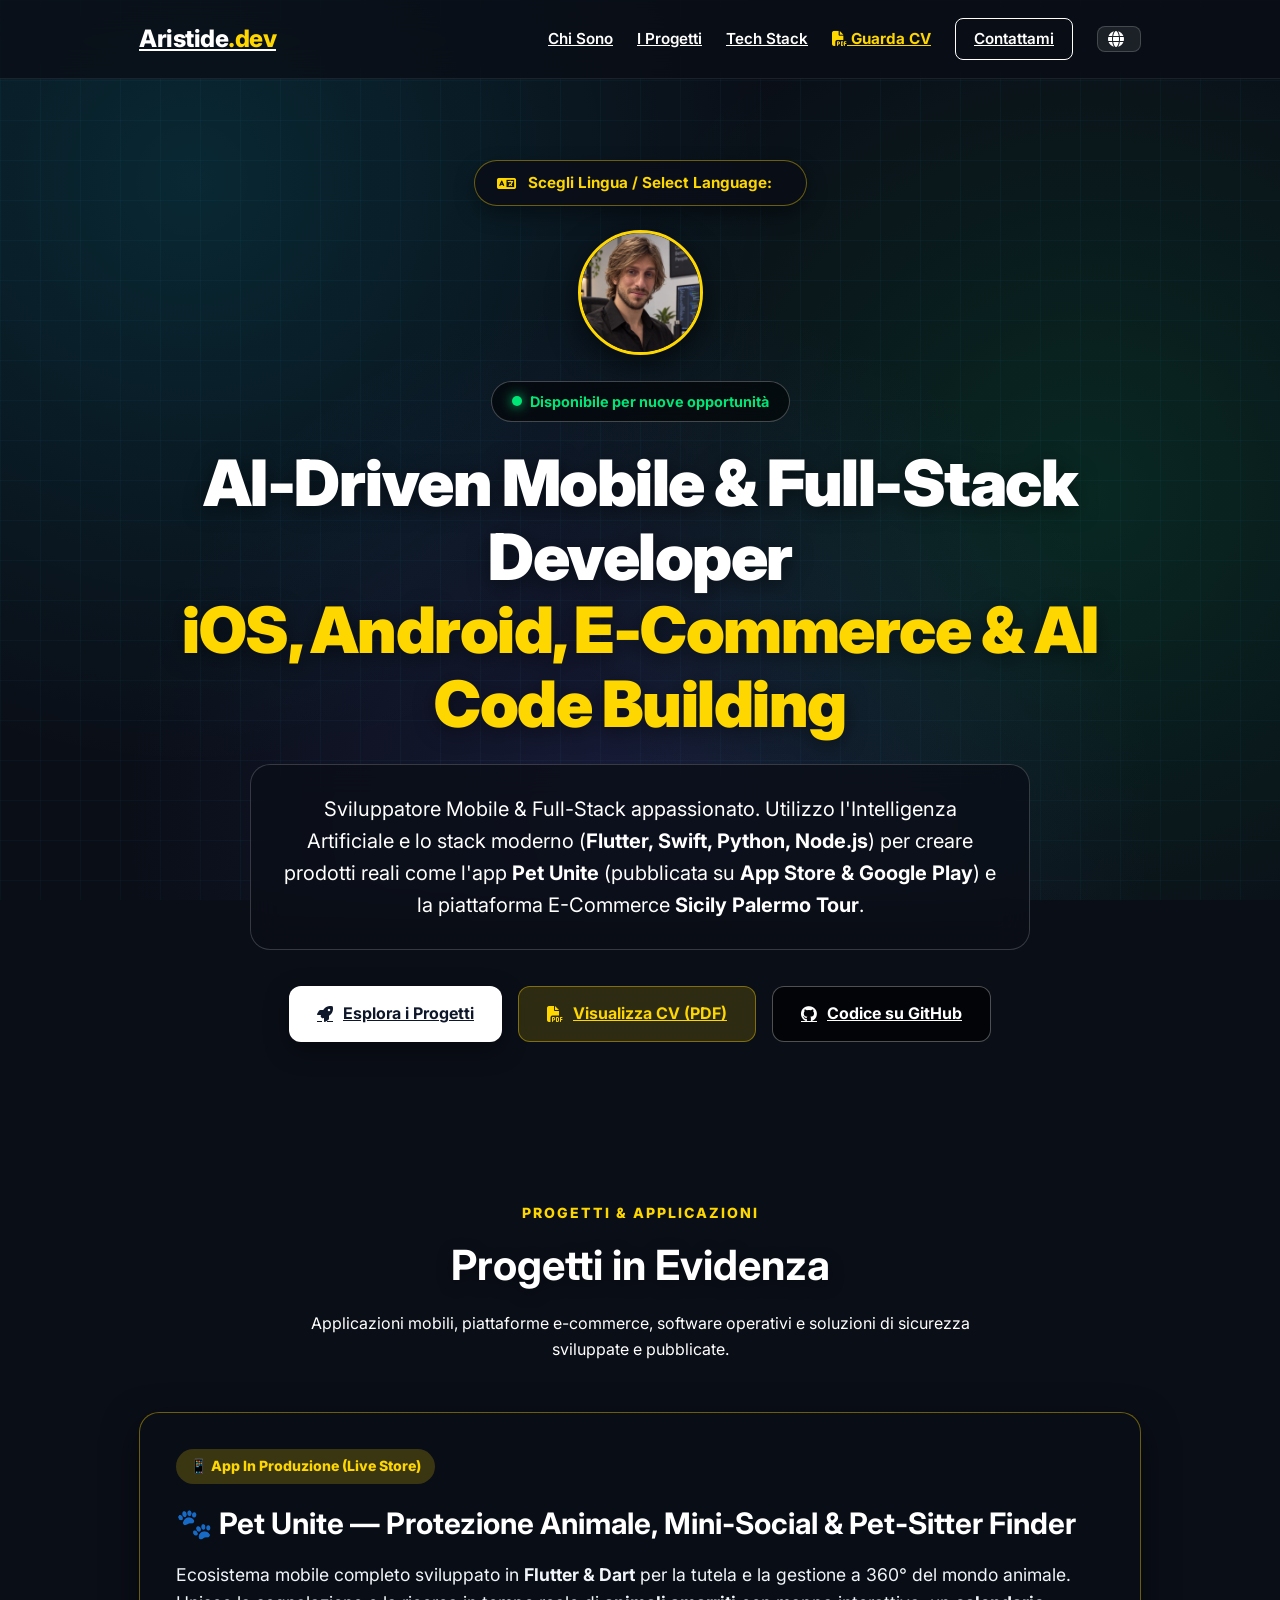
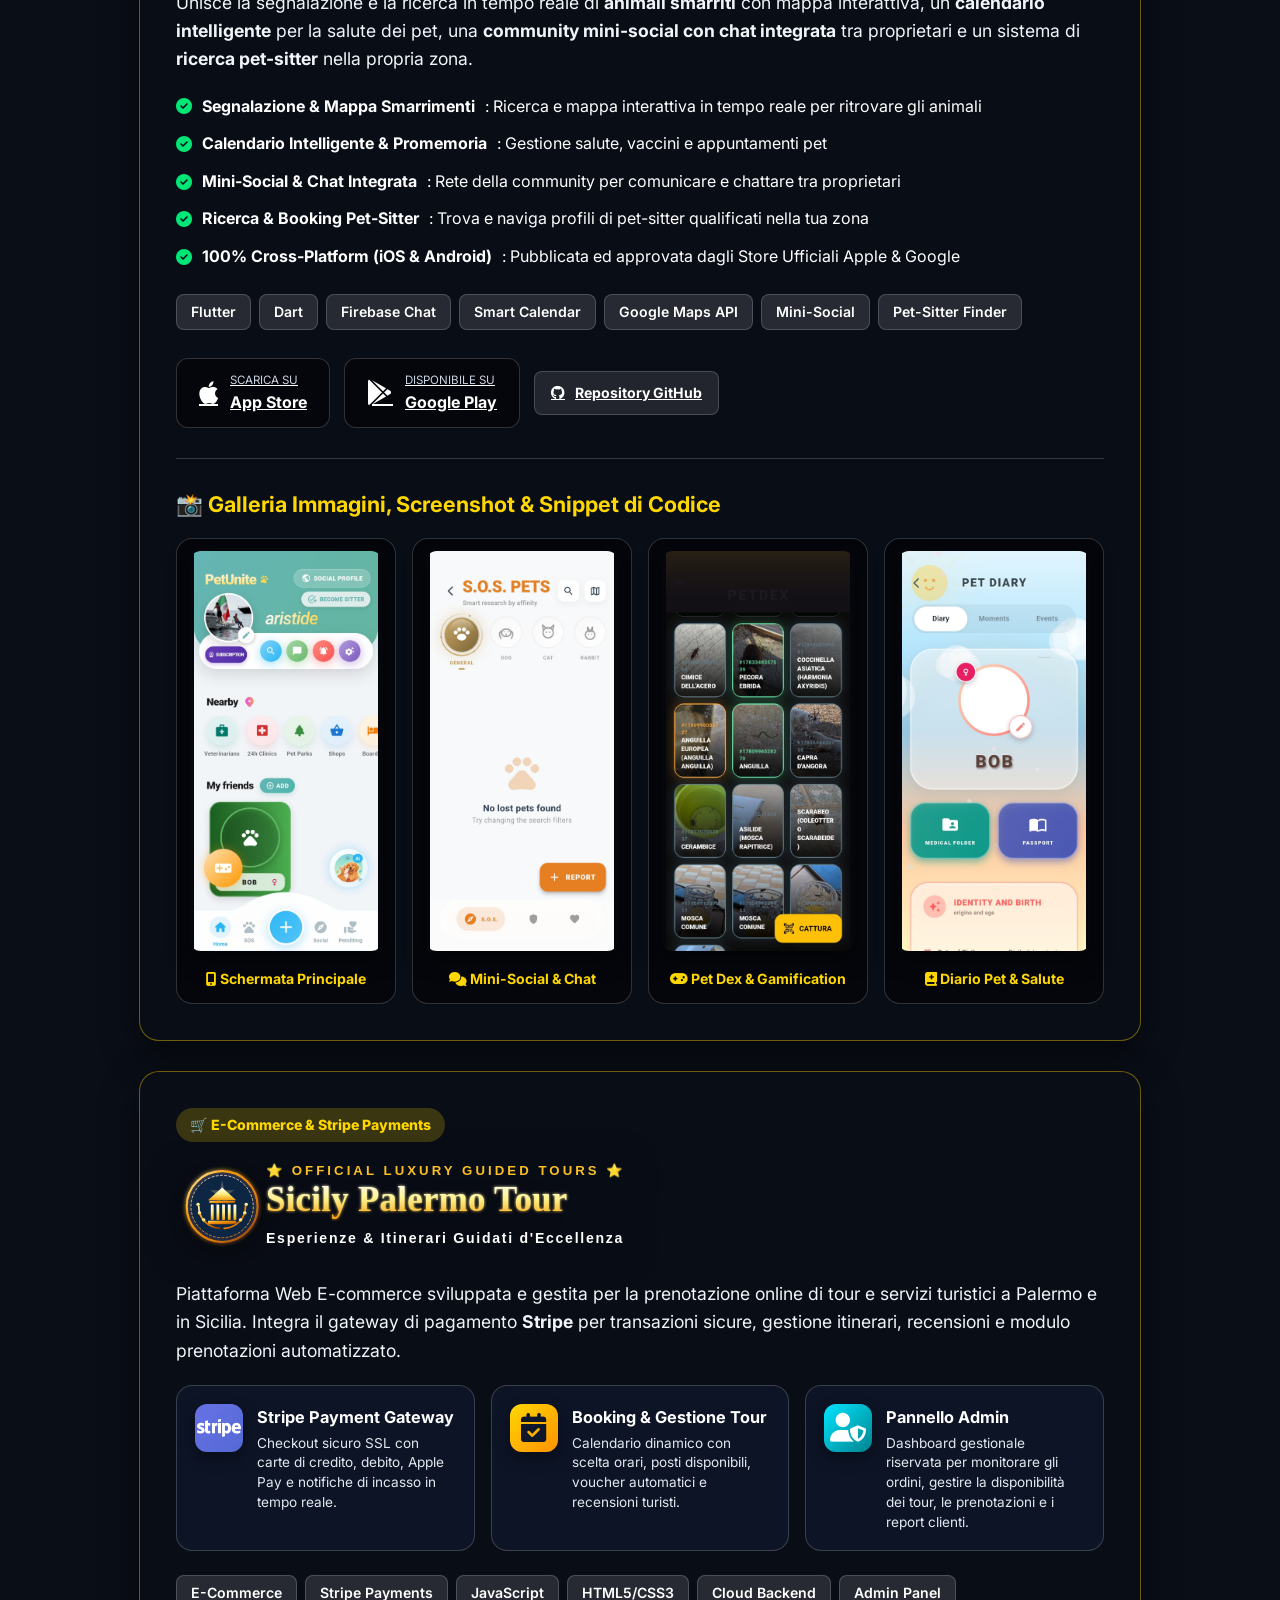
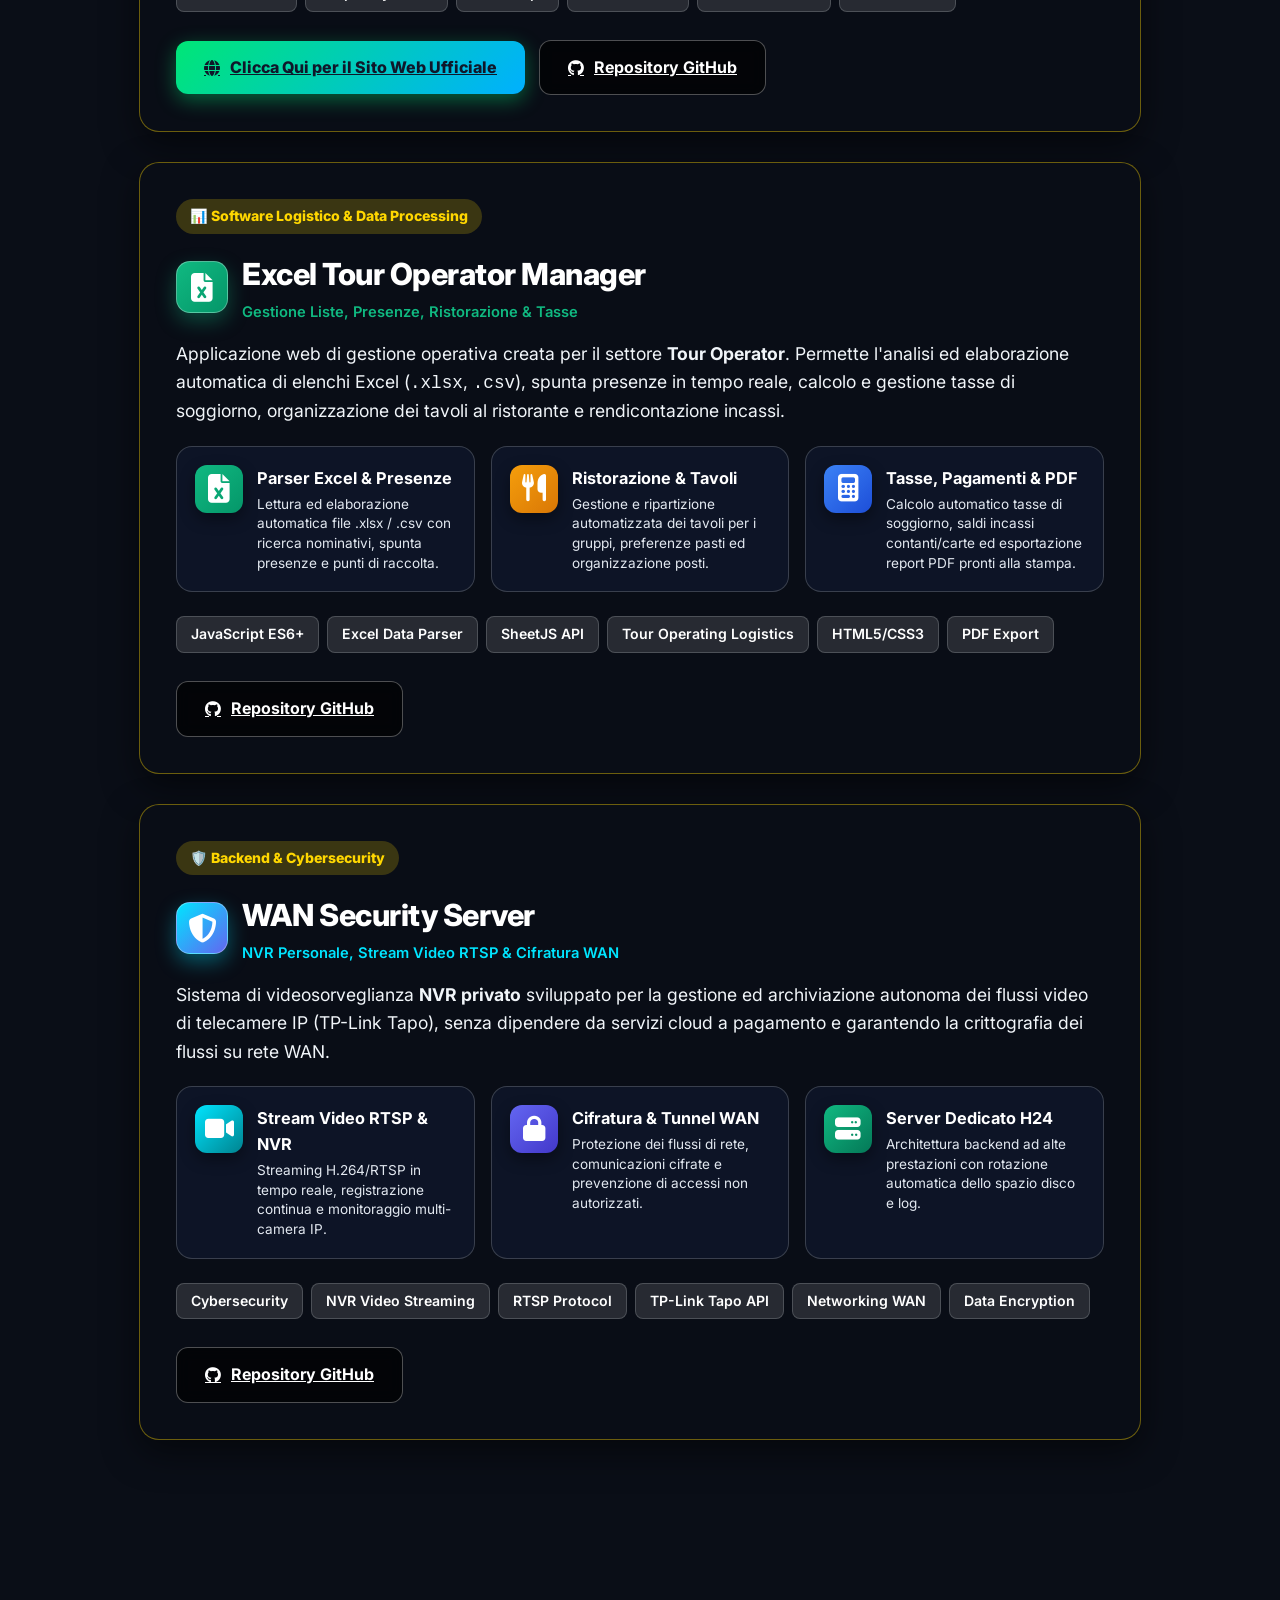
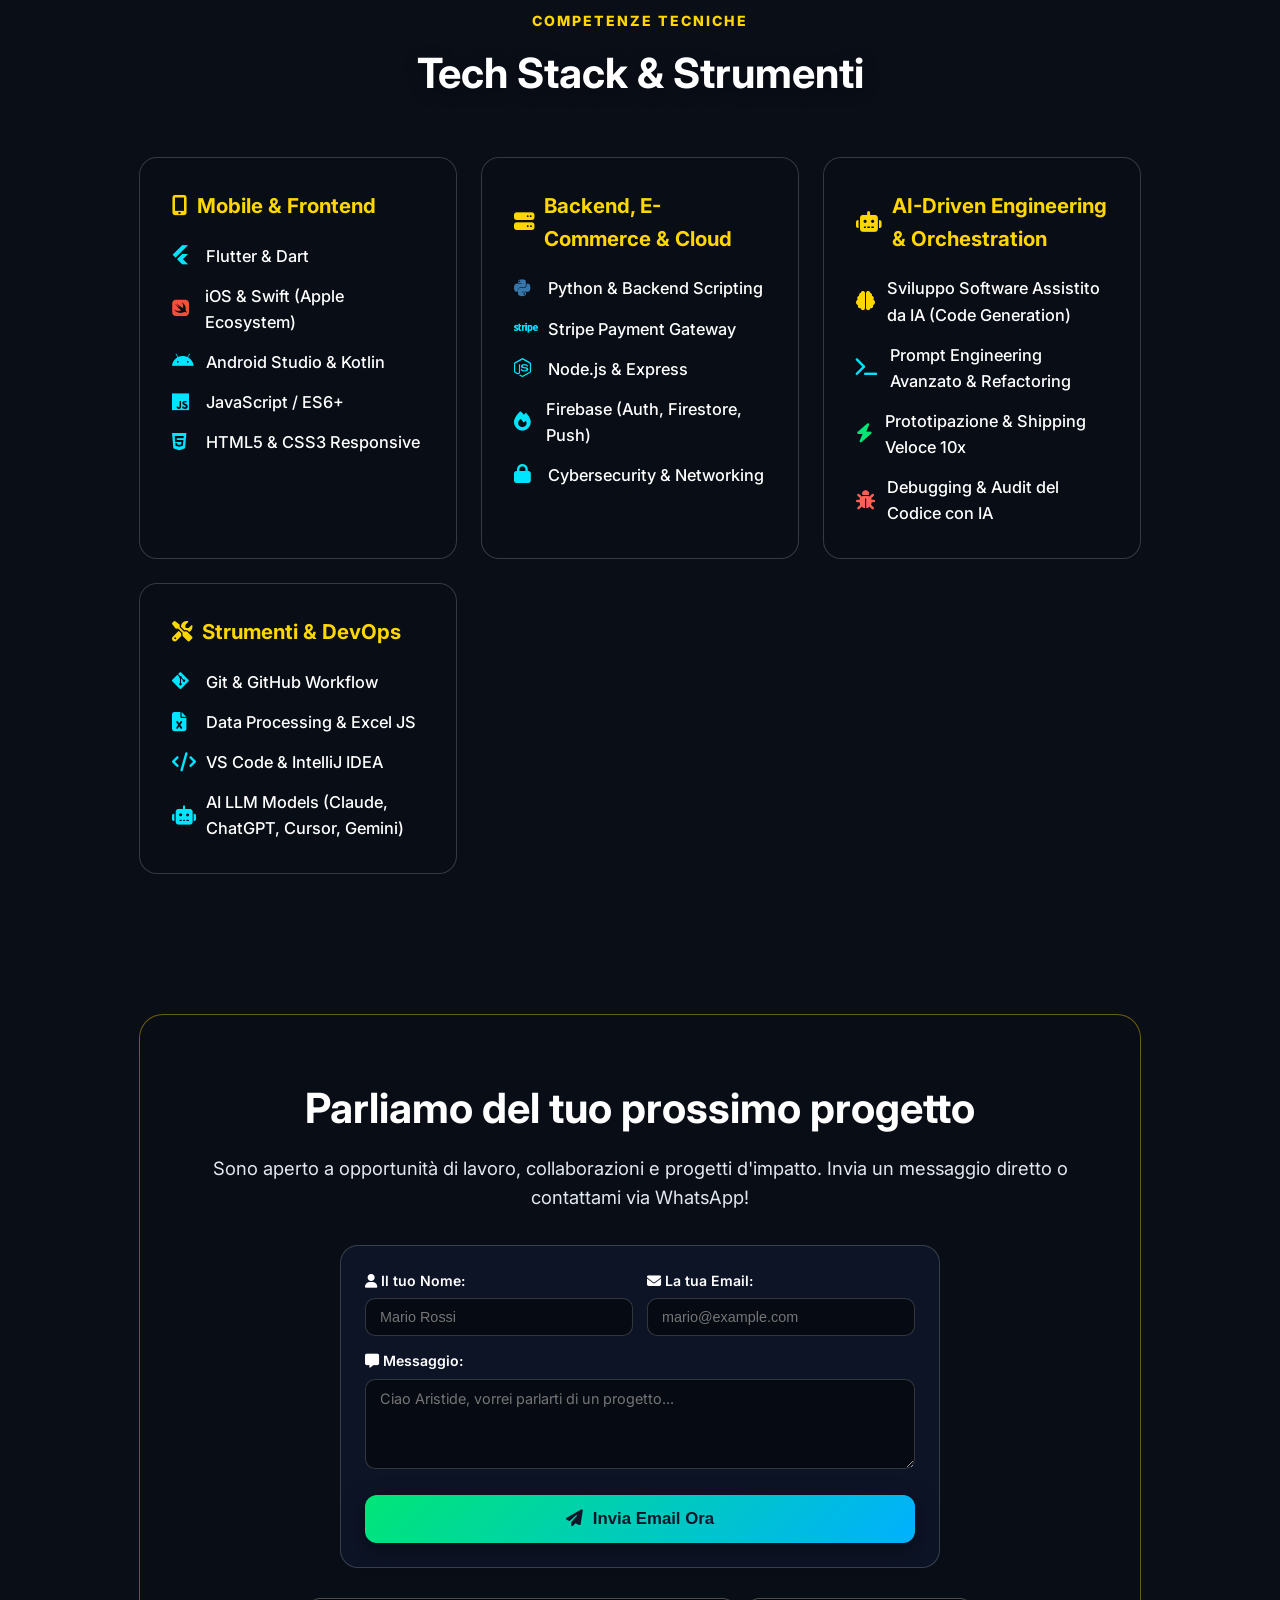
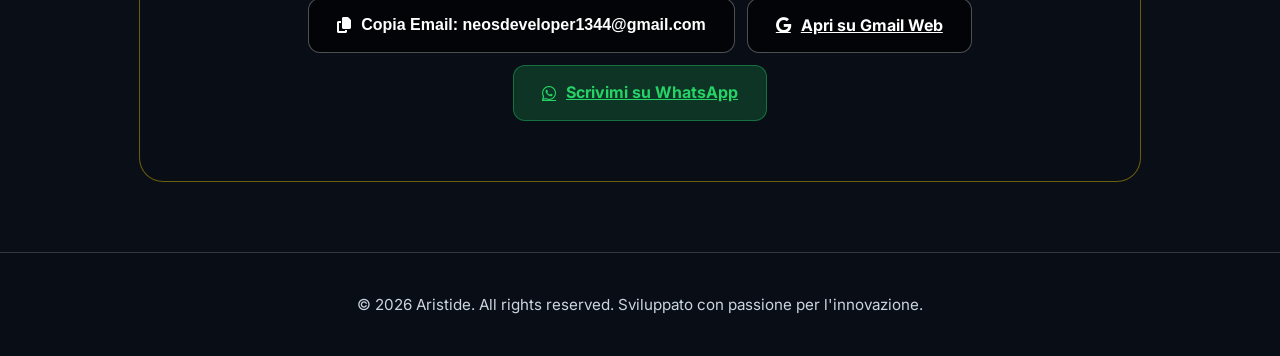
<file: index.html>
<!DOCTYPE html>
<html lang="it">
<head>
    <meta charset="UTF-8">
    <meta name="viewport" content="width=device-width, initial-scale=1.0">
    <title>Aristide | Mobile & Full-Stack Developer</title>
    <meta name="description" content="Portfolio di Aristide - Mobile & Full-Stack Developer specializzato in Flutter, Android, iOS, E-Commerce Stripe, Excel Logistics & Cybersecurity.">
    <link rel="stylesheet" href="style.css">
    <link rel="preconnect" href="https://fonts.googleapis.com">
    <link rel="preconnect" href="https://fonts.gstatic.com" crossorigin>
    <link href="https://fonts.googleapis.com/css2?family=Inter:wght@300;400;600;700;800&display=swap" rel="stylesheet">
    <link rel="stylesheet" href="https://cdnjs.cloudflare.com/ajax/libs/font-awesome/6.4.0/css/all.min.css">
</head>
<body>

    <!-- Background Animated Canvas & Grid Overlay -->
    <div id="bg-animated"></div>
    <div id="bg-grid"></div>

    <!-- Header / Navbar -->
    <header class="navbar">
        <div class="container nav-container">
            <a href="#" class="logo">Aristide<span class="dot">.dev</span></a>
            <nav class="nav-links">
                <a href="#about">Chi Sono</a>
                <a href="#showcase">I Progetti</a>
                <a href="#stack">Tech Stack</a>
                <a href="cv.html" target="_blank" style="color: var(--accent-yellow); font-weight: 700;"><i class="fas fa-file-pdf"></i> Guarda CV</a>
                <a href="#contact" class="btn btn-outline">Contattami</a>
                <!-- Google Translate Dropdown nella Navbar -->
                <div class="lang-nav-box">
                    <i class="fas fa-globe"></i>
                    <div id="google_translate_element_nav"></div>
                </div>
            </nav>
        </div>
    </header>

    <!-- Hero Section / Chi Sono -->
    <section id="about" class="hero">
        <div class="container hero-container">

            <!-- Banner Seleziona Lingua / Language Selector -->
            <div class="lang-welcome-box">
                <i class="fas fa-language"></i>
                <span>Scegli Lingua / Select Language:</span>
                <div id="google_translate_element"></div>
            </div>

            <!-- Profile Avatar Photo -->
            <div style="margin-bottom: 18px;">
                <img src="img/profile.jpg" alt="Antonio Scagnetti" style="width: 125px; height: 125px; border-radius: 50%; object-fit: cover; object-position: top center; border: 3px solid var(--accent-yellow); box-shadow: 0 10px 30px rgba(0, 0, 0, 0.6);">
            </div>

            <div class="hero-badge">
                <span class="status-dot"></span> Disponibile per nuove opportunità
            </div>

            <h1 class="hero-title">
                AI-Driven Mobile & Full-Stack Developer <br>
                <span class="gradient-text">iOS, Android, E-Commerce & AI Code Building</span>
            </h1>
            <p class="hero-subtitle">
                Sviluppatore Mobile & Full-Stack appassionato. Utilizzo l'Intelligenza Artificiale e lo stack moderno (<strong>Flutter, Swift, Python, Node.js</strong>) per creare prodotti reali come l'app <strong>Pet Unite</strong> (pubblicata su <strong>App Store & Google Play</strong>) e la piattaforma E-Commerce <strong>Sicily Palermo Tour</strong>.
            </p>
            <div class="hero-actions">
                <a href="#showcase" class="btn btn-primary"><i class="fas fa-rocket"></i> Esplora i Progetti</a>
                <a href="cv.html" target="_blank" class="btn btn-secondary" style="background: rgba(255, 215, 0, 0.15); border-color: rgba(255, 215, 0, 0.4); color: var(--accent-yellow);"><i class="fas fa-file-pdf"></i> Visualizza CV (PDF)</a>
                <a href="https://github.com/aristide-dev-web" target="_blank" class="btn btn-secondary"><i class="fab fa-github"></i> Codice su GitHub</a>
            </div>
        </div>
    </section>

    <!-- Showcase Section (I Miei Progetti) -->
    <section id="showcase" class="section showcase-section">
        <div class="container">
            <div class="section-header">
                <span class="section-tag">PROGETTI & APPLICAZIONI</span>
                <h2>Progetti in Evidenza</h2>
                <p>Applicazioni mobili, piattaforme e-commerce, software operativi e soluzioni di sicurezza sviluppate e pubblicate.</p>
            </div>

            <!-- Card 1: Pet Unite -->
            <div class="project-card featured-card">
                <div class="project-badge">📱 App In Produzione (Live Store)</div>
                <div class="project-content">
                    <div class="project-text">
                        <h3>🐾 Pet Unite — Protezione Animale, Mini-Social & Pet-Sitter Finder</h3>
                        <p class="project-description">
                            Ecosistema mobile completo sviluppato in <strong>Flutter & Dart</strong> per la tutela e la gestione a 360° del mondo animale. Unisce la segnalazione e la ricerca in tempo reale di <strong>animali smarriti</strong> con mappa interattiva, un <strong>calendario intelligente</strong> per la salute dei pet, una <strong>community mini-social con chat integrata</strong> tra proprietari e un sistema di <strong>ricerca pet-sitter</strong> nella propria zona.
                        </p>

                        <div class="project-highlights">
                            <div class="highlight-item"><i class="fas fa-check-circle"></i> <strong>Segnalazione & Mappa Smarrimenti</strong>: Ricerca e mappa interattiva in tempo reale per ritrovare gli animali</div>
                            <div class="highlight-item"><i class="fas fa-check-circle"></i> <strong>Calendario Intelligente & Promemoria</strong>: Gestione salute, vaccini e appuntamenti pet</div>
                            <div class="highlight-item"><i class="fas fa-check-circle"></i> <strong>Mini-Social & Chat Integrata</strong>: Rete della community per comunicare e chattare tra proprietari</div>
                            <div class="highlight-item"><i class="fas fa-check-circle"></i> <strong>Ricerca & Booking Pet-Sitter</strong>: Trova e naviga profili di pet-sitter qualificati nella tua zona</div>
                            <div class="highlight-item"><i class="fas fa-check-circle"></i> <strong>100% Cross-Platform (iOS & Android)</strong>: Pubblicata ed approvata dagli Store Ufficiali Apple & Google</div>
                        </div>

                        <div class="tech-pills">
                            <span>Flutter</span>
                            <span>Dart</span>
                            <span>Firebase Chat</span>
                            <span>Smart Calendar</span>
                            <span>Google Maps API</span>
                            <span>Mini-Social</span>
                            <span>Pet-Sitter Finder</span>
                        </div>

                        <div class="store-buttons" style="margin-bottom: 30px;">
                            <a href="https://apps.apple.com/it/app/petunite/id6768807586" target="_blank" class="store-btn">
                                <i class="fab fa-apple"></i>
                                <div>
                                    <small>Scarica su</small>
                                    <strong>App Store</strong>
                                </div>
                            </a>
                            <a href="https://play.google.com/store/apps/details?id=com.petping.app" target="_blank" class="store-btn">
                                <i class="fab fa-google-play"></i>
                                <div>
                                    <small>Disponibile su</small>
                                    <strong>Google Play</strong>
                                </div>
                            </a>
                            <a href="https://github.com/aristide-dev-web/Pet-unite" target="_blank" class="btn btn-outline-sm">
                                <i class="fab fa-github"></i> Repository GitHub
                            </a>
                        </div>

                        <!-- Sezione Galleria Immagini & Code Snippets Diretta -->
                        <div class="media-section" style="border-top: 1px solid var(--border-color); padding-top: 28px; margin-top: 20px;">
                            <h4 style="font-size: 1.35rem; color: var(--accent-yellow); margin-bottom: 16px;">
                                📸 Galleria Immagini, Screenshot & Snippet di Codice
                            </h4>

                            <!-- Container per Immagini e Codice di Pet Unite -->
                            <div id="pet-unite-media" class="media-container" style="display: flex; flex-direction: column; gap: 20px;">

                                <!-- Galleria Screenshot Reali dell'App Mobile (Schermata Principale, Mini-Social, Pet Dex, Diario Pet) -->
                                <div class="screenshots-gallery" style="display: grid; grid-template-columns: repeat(auto-fit, minmax(200px, 1fr)); gap: 16px;">
                                    <div class="screenshot-card" style="background: rgba(0,0,0,0.5); border: 1px solid var(--border-color); border-radius: 16px; padding: 12px; text-align: center;">
                                        <img src="img/screen_home.jpg" alt="Pet Unite Schermata Principale" style="width: 100%; max-height: 400px; border-radius: 12px; object-fit: contain; box-shadow: 0 8px 20px rgba(0,0,0,0.5);">
                                        <p style="font-size: 0.88rem; color: var(--accent-yellow); margin-top: 10px; font-weight: 700;"><i class="fas fa-mobile-alt"></i> Schermata Principale</p>
                                    </div>
                                    <div class="screenshot-card" style="background: rgba(0,0,0,0.5); border: 1px solid var(--border-color); border-radius: 16px; padding: 12px; text-align: center;">
                                        <img src="img/screen_diario.jpg" alt="Pet Unite Mini-Social" style="width: 100%; max-height: 400px; border-radius: 12px; object-fit: contain; box-shadow: 0 8px 20px rgba(0,0,0,0.5);">
                                        <p style="font-size: 0.88rem; color: var(--accent-yellow); margin-top: 10px; font-weight: 700;"><i class="fas fa-comments"></i> Mini-Social & Chat</p>
                                    </div>
                                    <div class="screenshot-card" style="background: rgba(0,0,0,0.5); border: 1px solid var(--border-color); border-radius: 16px; padding: 12px; text-align: center;">
                                        <img src="img/screen_petdex.jpg" alt="Pet Unite Pet Dex" style="width: 100%; max-height: 400px; border-radius: 12px; object-fit: contain; box-shadow: 0 8px 20px rgba(0,0,0,0.5);">
                                        <p style="font-size: 0.88rem; color: var(--accent-yellow); margin-top: 10px; font-weight: 700;"><i class="fas fa-gamepad"></i> Pet Dex & Gamification</p>
                                    </div>
                                    <div class="screenshot-card" style="background: rgba(0,0,0,0.5); border: 1px solid var(--border-color); border-radius: 16px; padding: 12px; text-align: center;">
                                        <img src="img/screen_social.jpg" alt="Pet Unite Diario Pet" style="width: 100%; max-height: 400px; border-radius: 12px; object-fit: contain; box-shadow: 0 8px 20px rgba(0,0,0,0.5);">
                                        <p style="font-size: 0.88rem; color: var(--accent-yellow); margin-top: 10px; font-weight: 700;"><i class="fas fa-book-medical"></i> Diario Pet & Salute</p>
                                    </div>
                                </div>

                            </div>
                        </div>

                    </div>
                </div>
            </div>

            <!-- Card 2: Sicily Palermo Tour -->
            <div class="project-card featured-card" id="spt-card">
                <div class="project-badge">🛒 E-Commerce & Stripe Payments</div>
                <div class="project-content">
                    <div class="project-text">
                        <!-- Official Sicily Palermo Tour Logo -->
                        <div class="spt-official-logo-box" style="margin-bottom: 20px;">
                            <img src="img/spt_logo.svg" alt="Sicily Palermo Tour Logo Ufficiale" style="max-width: 480px; width: 100%; height: auto; display: block; filter: drop-shadow(0 6px 20px rgba(0,0,0,0.6));">
                        </div>
                        <p class="project-description">
                            Piattaforma Web E-commerce sviluppata e gestita per la prenotazione online di tour e servizi turistici a Palermo e in Sicilia. Integra il gateway di pagamento <strong>Stripe</strong> per transazioni sicure, gestione itinerari, recensioni e modulo prenotazioni automatizzato.
                        </p>

                        <!-- Quadrati delle Funzionalità Visive (al posto delle tre spunte verdi) -->
                        <div class="spt-feature-squares-grid">
                            <!-- Quadrato 1: Stripe Payments & Carte -->
                            <div class="feature-square">
                                <div class="square-icon-box stripe-gradient">
                                    <i class="fab fa-stripe" style="font-size: 2.2rem; color: #FFFFFF;"></i>
                                </div>
                                <div class="square-content">
                                    <h4>Stripe Payment Gateway</h4>
                                    <p>Checkout sicuro SSL con carte di credito, debito, Apple Pay e notifiche di incasso in tempo reale.</p>
                                </div>
                            </div>

                            <!-- Quadrato 2: Booking & Gestione Tour -->
                            <div class="feature-square">
                                <div class="square-icon-box booking-gradient">
                                    <i class="fas fa-calendar-check" style="font-size: 1.8rem; color: #0F172A;"></i>
                                </div>
                                <div class="square-content">
                                    <h4>Booking & Gestione Tour</h4>
                                    <p>Calendario dinamico con scelta orari, posti disponibili, voucher automatici e recensioni turisti.</p>
                                </div>
                            </div>

                            <!-- Quadrato 3: Pannello Admin -->
                            <div class="feature-square">
                                <div class="square-icon-box admin-gradient">
                                    <i class="fas fa-user-shield" style="font-size: 1.8rem; color: #FFFFFF;"></i>
                                </div>
                                <div class="square-content">
                                    <h4>Pannello Admin</h4>
                                    <p>Dashboard gestionale riservata per monitorare gli ordini, gestire la disponibilità dei tour, le prenotazioni e i report clienti.</p>
                                </div>
                            </div>
                        </div>

                        <div class="tech-pills">
                            <span>E-Commerce</span>
                            <span>Stripe Payments</span>
                            <span>JavaScript</span>
                            <span>HTML5/CSS3</span>
                            <span>Cloud Backend</span>
                            <span>Admin Panel</span>
                        </div>

                        <!-- Bottoni di Azione (Sito Live & GitHub) -->
                        <div class="store-buttons">
                            <a href="https://sicilypalermotours.com/" target="_blank" class="btn btn-primary pulse-site-btn">
                                <i class="fas fa-globe"></i> Clicca Qui per il Sito Web Ufficiale
                            </a>
                            <a href="https://github.com/aristide-dev-web/sicily-palermo-tour" target="_blank" class="btn btn-secondary">
                                <i class="fab fa-github"></i> Repository GitHub
                            </a>
                        </div>

                    </div>
                </div>
            </div>

            <!-- Card 3: Excel Tour Operator Manager -->
            <div class="project-card featured-card">
                <div class="project-badge">📊 Software Logistico & Data Processing</div>
                <div class="project-content">
                    <div class="project-text">
                        <!-- Brand Header con Logo Icona Excel -->
                        <div class="spt-brand-logo-container" style="display: flex; align-items: center; gap: 14px; margin-bottom: 16px; flex-wrap: wrap;">
                            <div class="spt-logo-badge" style="width: 52px; height: 52px; background: linear-gradient(135deg, #10B981, #059669); border-radius: 14px; display: flex; align-items: center; justify-content: center; box-shadow: 0 8px 20px rgba(16, 185, 129, 0.35); flex-shrink: 0; border: 1px solid rgba(255, 255, 255, 0.3);">
                                <i class="fas fa-file-excel" style="font-size: 1.8rem; color: #FFFFFF;"></i>
                            </div>
                            <div>
                                <h3 style="font-size: 1.9rem; font-weight: 800; color: #FFFFFF; margin: 0; letter-spacing: -0.5px;">Excel Tour Operator Manager</h3>
                                <span style="font-size: 0.92rem; color: #10B981; font-weight: 600;">Gestione Liste, Presenze, Ristorazione & Tasse</span>
                            </div>
                        </div>

                        <p class="project-description">
                            Applicazione web di gestione operativa creata per il settore <strong>Tour Operator</strong>. Permette l'analisi ed elaborazione automatica di elenchi Excel (<code>.xlsx</code>, <code>.csv</code>), spunta presenze in tempo reale, calcolo e gestione tasse di soggiorno, organizzazione dei tavoli al ristorante e rendicontazione incassi.
                        </p>

                        <!-- Quadrati delle Funzionalità Visive -->
                        <div class="spt-feature-squares-grid">
                            <!-- Quadrato 1: Parser Excel & Presenze -->
                            <div class="feature-square">
                                <div class="square-icon-box excel-gradient">
                                    <i class="fas fa-file-excel" style="font-size: 1.8rem; color: #FFFFFF;"></i>
                                </div>
                                <div class="square-content">
                                    <h4>Parser Excel & Presenze</h4>
                                    <p>Lettura ed elaborazione automatica file .xlsx / .csv con ricerca nominativi, spunta presenze e punti di raccolta.</p>
                                </div>
                            </div>

                            <!-- Quadrato 2: Ristorazione & Tavoli -->
                            <div class="feature-square">
                                <div class="square-icon-box restaurant-gradient">
                                    <i class="fas fa-utensils" style="font-size: 1.7rem; color: #FFFFFF;"></i>
                                </div>
                                <div class="square-content">
                                    <h4>Ristorazione & Tavoli</h4>
                                    <p>Gestione e ripartizione automatizzata dei tavoli per i gruppi, preferenze pasti ed organizzazione posti.</p>
                                </div>
                            </div>

                            <!-- Quadrato 3: Tasse, Pagamenti & PDF -->
                            <div class="feature-square">
                                <div class="square-icon-box tax-gradient">
                                    <i class="fas fa-calculator" style="font-size: 1.7rem; color: #FFFFFF;"></i>
                                </div>
                                <div class="square-content">
                                    <h4>Tasse, Pagamenti & PDF</h4>
                                    <p>Calcolo automatico tasse di soggiorno, saldi incassi contanti/carte ed esportazione report PDF pronti alla stampa.</p>
                                </div>
                            </div>
                        </div>

                        <div class="tech-pills">
                            <span>JavaScript ES6+</span>
                            <span>Excel Data Parser</span>
                            <span>SheetJS API</span>
                            <span>Tour Operating Logistics</span>
                            <span>HTML5/CSS3</span>
                            <span>PDF Export</span>
                        </div>

                        <div class="store-buttons">
                            <a href="https://github.com/cqfp1310-cyber/excell-app" target="_blank" class="btn btn-secondary">
                                <i class="fab fa-github"></i> Repository GitHub
                            </a>
                        </div>
                    </div>
                </div>
            </div>

            <!-- Card 4: WAN Security Server -->
            <div class="project-card featured-card">
                <div class="project-badge">🛡️ Backend & Cybersecurity</div>
                <div class="project-content">
                    <div class="project-text">
                        <!-- Brand Header con Logo Icona Security -->
                        <div class="spt-brand-logo-container" style="display: flex; align-items: center; gap: 14px; margin-bottom: 16px; flex-wrap: wrap;">
                            <div class="spt-logo-badge" style="width: 52px; height: 52px; background: linear-gradient(135deg, #00E5FF, #6366F1); border-radius: 14px; display: flex; align-items: center; justify-content: center; box-shadow: 0 8px 20px rgba(0, 229, 255, 0.35); flex-shrink: 0; border: 1px solid rgba(255, 255, 255, 0.3);">
                                <i class="fas fa-shield-alt" style="font-size: 1.8rem; color: #FFFFFF;"></i>
                            </div>
                            <div>
                                <h3 style="font-size: 1.9rem; font-weight: 800; color: #FFFFFF; margin: 0; letter-spacing: -0.5px;">WAN Security Server</h3>
                                <span style="font-size: 0.92rem; color: #00E5FF; font-weight: 600;">NVR Personale, Stream Video RTSP & Cifratura WAN</span>
                            </div>
                        </div>

                        <p class="project-description">
                            Sistema di videosorveglianza <strong>NVR privato</strong> sviluppato per la gestione ed archiviazione autonoma dei flussi video di telecamere IP (TP-Link Tapo), senza dipendere da servizi cloud a pagamento e garantendo la crittografia dei flussi su rete WAN.
                        </p>

                        <!-- Quadrati delle Funzionalità Visive -->
                        <div class="spt-feature-squares-grid">
                            <!-- Quadrato 1: Gestione Flussi Video NVR -->
                            <div class="feature-square">
                                <div class="square-icon-box security-cyan-gradient">
                                    <i class="fas fa-video" style="font-size: 1.6rem; color: #FFFFFF;"></i>
                                </div>
                                <div class="square-content">
                                    <h4>Stream Video RTSP & NVR</h4>
                                    <p>Streaming H.264/RTSP in tempo reale, registrazione continua e monitoraggio multi-camera IP.</p>
                                </div>
                            </div>

                            <!-- Quadrato 2: Cifratura & Sicurezza WAN -->
                            <div class="feature-square">
                                <div class="square-icon-box encryption-shield-gradient">
                                    <i class="fas fa-lock" style="font-size: 1.6rem; color: #FFFFFF;"></i>
                                </div>
                                <div class="square-content">
                                    <h4>Cifratura & Tunnel WAN</h4>
                                    <p>Protezione dei flussi di rete, comunicazioni cifrate e prevenzione di accessi non autorizzati.</p>
                                </div>
                            </div>

                            <!-- Quadrato 3: Server Dedicato H24 -->
                            <div class="feature-square">
                                <div class="square-icon-box server-terminal-gradient">
                                    <i class="fas fa-server" style="font-size: 1.6rem; color: #FFFFFF;"></i>
                                </div>
                                <div class="square-content">
                                    <h4>Server Dedicato H24</h4>
                                    <p>Architettura backend ad alte prestazioni con rotazione automatica dello spazio disco e log.</p>
                                </div>
                            </div>
                        </div>

                        <div class="tech-pills">
                            <span>Cybersecurity</span>
                            <span>NVR Video Streaming</span>
                            <span>RTSP Protocol</span>
                            <span>TP-Link Tapo API</span>
                            <span>Networking WAN</span>
                            <span>Data Encryption</span>
                        </div>

                        <div class="store-buttons">
                            <a href="https://github.com/aristide-dev-web/wan-security-server" target="_blank" class="btn btn-secondary">
                                <i class="fab fa-github"></i> Repository GitHub
                            </a>
                        </div>
                    </div>
                </div>
            </div>

        </div>
    </section>

    <!-- Tech Stack Section -->
    <section id="stack" class="section stack-section">
        <div class="container">
            <div class="section-header">
                <span class="section-tag">Competenze Tecniche</span>
                <h2>Tech Stack & Strumenti</h2>
            </div>

            <div class="stack-grid">
                <div class="stack-category">
                    <h4><i class="fas fa-mobile-alt"></i> Mobile & Frontend</h4>
                    <ul>
                        <li><i class="fab fa-flutter"></i> Flutter & Dart</li>
                        <li><i class="fab fa-swift" style="color: #F05138;"></i> iOS & Swift (Apple Ecosystem)</li>
                        <li><i class="fab fa-android"></i> Android Studio & Kotlin</li>
                        <li><i class="fab fa-js"></i> JavaScript / ES6+</li>
                        <li><i class="fab fa-html5"></i> HTML5 & CSS3 Responsive</li>
                    </ul>
                </div>

                <div class="stack-category">
                    <h4><i class="fas fa-server"></i> Backend, E-Commerce & Cloud</h4>
                    <ul>
                        <li><i class="fab fa-python" style="color: #3776AB;"></i> Python & Backend Scripting</li>
                        <li><i class="fab fa-stripe"></i> Stripe Payment Gateway</li>
                        <li><i class="fab fa-node-js"></i> Node.js & Express</li>
                        <li><i class="fas fa-fire"></i> Firebase (Auth, Firestore, Push)</li>
                        <li><i class="fas fa-lock"></i> Cybersecurity & Networking</li>
                    </ul>
                </div>

                <div class="stack-category">
                    <h4><i class="fas fa-robot" style="color: var(--accent-yellow);"></i> AI-Driven Engineering & Orchestration</h4>
                    <ul>
                        <li><i class="fas fa-brain" style="color: var(--accent-yellow);"></i> Sviluppo Software Assistito da IA (Code Generation)</li>
                        <li><i class="fas fa-terminal" style="color: var(--accent-cyan);"></i> Prompt Engineering Avanzato & Refactoring</li>
                        <li><i class="fas fa-bolt" style="color: #00E676;"></i> Prototipazione & Shipping Veloce 10x</li>
                        <li><i class="fas fa-bug" style="color: #FF5F56;"></i> Debugging & Audit del Codice con IA</li>
                    </ul>
                </div>

                <div class="stack-category">
                    <h4><i class="fas fa-tools"></i> Strumenti & DevOps</h4>
                    <ul>
                        <li><i class="fab fa-git-alt"></i> Git & GitHub Workflow</li>
                        <li><i class="fas fa-file-excel"></i> Data Processing & Excel JS</li>
                        <li><i class="fas fa-code"></i> VS Code & IntelliJ IDEA</li>
                        <li><i class="fas fa-robot"></i> AI LLM Models (Claude, ChatGPT, Cursor, Gemini)</li>
                    </ul>
                </div>
            </div>
        </div>
    </section>

    <!-- Contact Section -->
    <section id="contact" class="section contact-section">
        <div class="container">
            <div class="contact-box">
                <h2>Parliamo del tuo prossimo progetto</h2>
                <p>Sono aperto a opportunità di lavoro, collaborazioni e progetti d'impatto. Invia un messaggio diretto o contattami via WhatsApp!</p>

                <!-- Form di Contatto Diretto Email -->
                <form action="https://formsubmit.co/neosdeveloper1344@gmail.com" method="POST" class="contact-email-form" style="max-width: 600px; margin: 0 auto 30px; text-align: left; background: rgba(15, 23, 42, 0.85); padding: 24px; border-radius: 18px; border: 1px solid var(--border-color);">
                    <!-- Previene Captcha & Spam Redirect -->
                    <input type="hidden" name="_captcha" value="false">
                    <input type="hidden" name="_subject" value="Nuovo Messaggio dal Portfolio Aristide.dev!">

                    <div style="display: grid; grid-template-columns: repeat(auto-fit, minmax(220px, 1fr)); gap: 14px; margin-bottom: 14px;">
                        <div>
                            <label for="contact-name" style="display: block; font-size: 0.88rem; color: #FFFFFF; font-weight: 600; margin-bottom: 6px;"><i class="fas fa-user"></i> Il tuo Nome:</label>
                            <input type="text" id="contact-name" name="name" class="sim-input" placeholder="Mario Rossi" required>
                        </div>
                        <div>
                            <label for="contact-email" style="display: block; font-size: 0.88rem; color: #FFFFFF; font-weight: 600; margin-bottom: 6px;"><i class="fas fa-envelope"></i> La tua Email:</label>
                            <input type="email" id="contact-email" name="email" class="sim-input" placeholder="mario@example.com" required>
                        </div>
                    </div>

                    <div style="margin-bottom: 18px;">
                        <label for="contact-message" style="display: block; font-size: 0.88rem; color: #FFFFFF; font-weight: 600; margin-bottom: 6px;"><i class="fas fa-comment-alt"></i> Messaggio:</label>
                        <textarea id="contact-message" name="message" class="sim-input" rows="4" placeholder="Ciao Aristide, vorrei parlarti di un progetto..." required style="resize: vertical; font-family: inherit;"></textarea>
                    </div>

                    <button type="submit" class="btn btn-primary" style="width: 100%; justify-content: center; background: linear-gradient(135deg, #00E676, #00B0FF); color: #0F172A; font-weight: 800; border: none; font-size: 1.05rem;">
                        <i class="fas fa-paper-plane"></i> Invia Email Ora
                    </button>
                </form>

                <!-- Azioni Rapide Alternative (Copia Email, Gmail Web, WhatsApp, GitHub) -->
                <div class="contact-buttons" style="flex-wrap: wrap; justify-content: center; gap: 12px;">
                    <button type="button" class="btn btn-secondary" onclick="copyEmailToClipboard()" id="copy-email-btn" title="Clicca per copiare l'indirizzo email">
                        <i class="fas fa-copy"></i> Copia Email: neosdeveloper1344@gmail.com
                    </button>
                    <a href="https://mail.google.com/mail/?view=cm&fs=1&to=neosdeveloper1344@gmail.com" target="_blank" class="btn btn-secondary">
                        <i class="fab fa-google"></i> Apri su Gmail Web
                    </a>
                    <a href="https://wa.me/393339992884" target="_blank" class="btn btn-secondary" style="background: rgba(37, 211, 102, 0.2); border-color: rgba(37, 211, 102, 0.4); color: #25D366;">
                        <i class="fab fa-whatsapp"></i> Scrivimi su WhatsApp
                    </a>
                </div>
            </div>
        </div>
    </section>

    <!-- Footer -->
    <footer class="footer">
        <div class="container">
            <p>&copy; 2026 Aristide. All rights reserved. Sviluppato con passione per l'innovazione.</p>
        </div>
    </footer>

    <!-- Script Google Translate Ufficiale Integrato -->
    <script type="text/javascript">
        function googleTranslateElementInit() {
            new google.translate.TranslateElement({
                pageLanguage: 'it',
                includedLanguages: 'en,it,es,de,fr,ja,zh-CN,ar',
                layout: google.translate.TranslateElement.InlineLayout.SIMPLE,
                autoDisplay: false
            }, 'google_translate_element');

            new google.translate.TranslateElement({
                pageLanguage: 'it',
                includedLanguages: 'en,it,es,de,fr,ja,zh-CN,ar',
                layout: google.translate.TranslateElement.InlineLayout.SIMPLE,
                autoDisplay: false
            }, 'google_translate_element_nav');
        }
    </script>
    <script type="text/javascript" src="//translate.google.com/translate_a/element.js?cb=googleTranslateElementInit"></script>

    <script src="script.js"></script>
</body>
</html>
</file>
<file: style.css>
/* Fixed Animated Light Red & Green Theme - Aristide.dev */
:root {
    --bg-card: rgba(10, 14, 23, 0.88);
    --bg-card-hover: rgba(18, 25, 40, 0.95);
    --text-primary: #FFFFFF;
    --text-secondary: #E2E8F0;
    --accent-yellow: #FFD700;
    --accent-cyan: #00E5FF;
    --border-color: rgba(255, 255, 255, 0.18);
    --font-family: 'Inter', system-ui, -apple-system, sans-serif;
}

* {
    margin: 0;
    padding: 0;
    box-sizing: border-box;
}

html {
    scroll-behavior: smooth;
    font-family: var(--font-family);
    color: var(--text-primary);
}

body {
    line-height: 1.6;
    overflow-x: hidden;
    position: relative;
    min-height: 100vh;
    background-color: #0A0E17;
    top: 0 !important; /* Previene lo spostamento di Google Translate */
}

/* 1. FIXED CYBER BACKGROUND CANVAS (DEEP OBSIDIAN + NEON GLOWS) */
#bg-animated {
    position: fixed;
    top: 0;
    left: 0;
    width: 100vw;
    height: 100vh;
    z-index: -2;
    background-color: #0A0E17;
    background-image:
        radial-gradient(circle at 15% 20%, rgba(0, 229, 255, 0.12) 0%, transparent 45%),
        radial-gradient(circle at 85% 55%, rgba(0, 230, 118, 0.12) 0%, transparent 45%),
        radial-gradient(circle at 50% 90%, rgba(99, 102, 241, 0.15) 0%, transparent 50%);
    pointer-events: none;
}

/* 2. FIXED CYBER MATRIX GRID OVERLAY */
#bg-grid {
    position: fixed;
    top: 0;
    left: 0;
    width: 100vw;
    height: 100vh;
    z-index: -1;
    background-image:
        linear-gradient(rgba(0, 229, 255, 0.04) 1px, transparent 1px),
        linear-gradient(90deg, rgba(0, 229, 255, 0.04) 1px, transparent 1px);
    background-size: 40px 40px;
    pointer-events: none;
}

@keyframes redGreenMove {
    0% {
        background-position: 0% 50%;
    }
    50% {
        background-position: 100% 50%;
    }
    100% {
        background-position: 0% 50%;
    }
}

@keyframes hueRotateRedGreen {
    0% {
        filter: hue-rotate(0deg);
    }
    100% {
        filter: hue-rotate(360deg);
    }
}

.container {
    max-width: 1050px;
    margin: 0 auto;
    padding: 0 24px;
    position: relative;
    z-index: 1;
}

/* Header & Navbar */
.navbar {
    position: fixed;
    top: 0;
    left: 0;
    width: 100%;
    z-index: 1000;
    backdrop-filter: blur(16px);
    background: rgba(10, 14, 23, 0.82);
    border-bottom: 1px solid var(--border-color);
    padding: 18px 0;
}

.nav-container {
    display: flex;
    justify-content: space-between;
    align-items: center;
}

.logo {
    font-size: 1.5rem;
    font-weight: 800;
    letter-spacing: -0.5px;
    color: #FFFFFF;
}

.logo .dot {
    color: var(--accent-yellow);
}

.nav-links {
    display: flex;
    gap: 24px;
    align-items: center;
}

.nav-links a {
    color: #FFFFFF;
    font-size: 0.95rem;
    font-weight: 600;
}

.nav-links a:hover {
    color: var(--accent-yellow);
}

/* Google Translate Widget Styling */
.lang-welcome-box {
    display: inline-flex;
    align-items: center;
    gap: 12px;
    padding: 10px 22px;
    border-radius: 30px;
    background: rgba(10, 14, 23, 0.85);
    border: 1px solid rgba(255, 215, 0, 0.4);
    color: var(--accent-yellow);
    font-size: 0.95rem;
    font-weight: 700;
    margin-bottom: 24px;
    backdrop-filter: blur(12px);
    box-shadow: 0 8px 20px rgba(0, 0, 0, 0.4);
}

.lang-nav-box {
    display: inline-flex;
    align-items: center;
    gap: 6px;
    padding: 4px 10px;
    background: rgba(255, 255, 255, 0.08);
    border: 1px solid var(--border-color);
    border-radius: 8px;
    color: #FFFFFF;
}

.goog-te-gadget {
    font-family: var(--font-family) !important;
    color: transparent !important;
    font-size: 0 !important;
}

.goog-te-gadget .goog-te-combo {
    background: rgba(0, 0, 0, 0.6) !important;
    color: #FFFFFF !important;
    border: 1px solid var(--border-color) !important;
    padding: 6px 12px !important;
    border-radius: 8px !important;
    font-weight: 600 !important;
    font-size: 0.88rem !important;
    cursor: pointer !important;
    outline: none !important;
}

.goog-te-banner-frame.skiptranslate {
    display: none !important;
}

.skiptranslate {
    font-size: 0 !important;
}

.skiptranslate * {
    font-size: 0.88rem !important;
}

/* Hero Section */
.hero {
    padding: 160px 0 90px;
    text-align: center;
}

.hero-badge {
    display: inline-flex;
    align-items: center;
    gap: 8px;
    padding: 8px 20px;
    border-radius: 30px;
    background: rgba(0, 0, 0, 0.55);
    border: 1px solid rgba(255, 255, 255, 0.25);
    color: #00E676;
    font-size: 0.9rem;
    font-weight: 700;
    margin-bottom: 24px;
    backdrop-filter: blur(10px);
}

.status-dot {
    width: 10px;
    height: 10px;
    background-color: #00E676;
    border-radius: 50%;
    box-shadow: 0 0 12px #00E676;
}

.hero-title {
    font-size: 4rem;
    line-height: 1.15;
    letter-spacing: -1.5px;
    font-weight: 900;
    margin-bottom: 24px;
    color: #FFFFFF;
    text-shadow: 0 4px 20px rgba(0, 0, 0, 0.5);
}

.gradient-text {
    color: var(--accent-yellow);
}

.hero-subtitle {
    max-width: 780px;
    margin: 0 auto 36px;
    font-size: 1.25rem;
    color: #FFFFFF;
    background: rgba(10, 14, 23, 0.8);
    padding: 28px;
    border-radius: 20px;
    border: 1px solid var(--border-color);
    backdrop-filter: blur(16px);
}

.hero-actions {
    display: flex;
    justify-content: center;
    gap: 16px;
}

/* Buttons */
.btn {
    display: inline-flex;
    align-items: center;
    gap: 10px;
    padding: 14px 28px;
    border-radius: 12px;
    font-weight: 700;
    font-size: 1rem;
    cursor: pointer;
    transition: all 0.25s ease;
}

.btn-primary {
    background: #FFFFFF;
    color: #0F172A;
    box-shadow: 0 8px 25px rgba(0, 0, 0, 0.4);
}

.btn-primary:hover {
    transform: translateY(-3px);
    background: var(--accent-yellow);
}

.btn-secondary {
    background: rgba(0, 0, 0, 0.65);
    color: #FFFFFF;
    border: 1px solid rgba(255, 255, 255, 0.3);
    backdrop-filter: blur(8px);
}

.btn-secondary:hover {
    background: rgba(0, 0, 0, 0.85);
    transform: translateY(-3px);
}

.btn-outline {
    border: 1px solid #FFFFFF;
    color: #FFFFFF;
    padding: 8px 18px;
    border-radius: 8px;
}

.btn-outline:hover {
    background: #FFFFFF;
    color: #0F172A;
}

.btn-outline-sm {
    border: 1px solid var(--border-color);
    color: #FFFFFF;
    padding: 10px 16px;
    border-radius: 8px;
    font-size: 0.88rem;
    background: rgba(255, 255, 255, 0.1);
}

.btn-outline-sm:hover {
    background: rgba(255, 255, 255, 0.25);
}

/* Sections */
.section {
    padding: 70px 0;
}

.section-header {
    text-align: center;
    max-width: 700px;
    margin: 0 auto 50px;
}

.section-tag {
    color: var(--accent-yellow);
    text-transform: uppercase;
    font-size: 0.88rem;
    font-weight: 800;
    letter-spacing: 2px;
    display: block;
    margin-bottom: 8px;
}

.section-header h2 {
    font-size: 2.6rem;
    margin-bottom: 12px;
    color: #FFFFFF;
    text-shadow: 0 4px 15px rgba(0,0,0,0.4);
}

/* Cards & Showcase */
.project-card {
    background: var(--bg-card);
    border: 1px solid var(--border-color);
    border-radius: 20px;
    padding: 36px;
    transition: all 0.3s ease;
    backdrop-filter: blur(18px);
    box-shadow: 0 12px 35px rgba(0, 0, 0, 0.5);
}

.project-card:hover {
    transform: translateY(-5px);
    border-color: rgba(255, 215, 0, 0.5);
}

.featured-card {
    margin-bottom: 30px;
    border: 1px solid rgba(255, 215, 0, 0.4);
}

.project-badge {
    display: inline-block;
    padding: 6px 14px;
    background: rgba(255, 215, 0, 0.2);
    color: var(--accent-yellow);
    font-size: 0.88rem;
    font-weight: 800;
    border-radius: 20px;
    margin-bottom: 16px;
}

.project-text h3 {
    font-size: 1.85rem;
    margin-bottom: 14px;
    color: #FFFFFF;
}

.project-description {
    color: #F1F5F9;
    font-size: 1.1rem;
    margin-bottom: 20px;
}

.project-highlights {
    display: flex;
    flex-direction: column;
    gap: 12px;
    margin-bottom: 24px;
}

.highlight-item {
    display: flex;
    align-items: center;
    gap: 10px;
    color: #FFFFFF;
    font-size: 1rem;
}

.highlight-item i {
    color: #00E676;
}

.tech-pills {
    display: flex;
    flex-wrap: wrap;
    gap: 8px;
    margin-bottom: 28px;
}

.tech-pills span {
    background: rgba(255, 255, 255, 0.12);
    border: 1px solid var(--border-color);
    padding: 6px 14px;
    border-radius: 8px;
    font-size: 0.88rem;
    color: #FFFFFF;
    font-weight: 600;
}

.store-buttons {
    display: flex;
    flex-wrap: wrap;
    align-items: center;
    gap: 14px;
}

.store-btn {
    display: flex;
    align-items: center;
    gap: 12px;
    padding: 12px 22px;
    border-radius: 12px;
    background: rgba(0, 0, 0, 0.5);
    border: 1px solid var(--border-color);
    color: #FFFFFF;
    transition: all 0.2s ease;
}

.store-btn i {
    font-size: 1.6rem;
}

.store-btn small {
    display: block;
    font-size: 0.72rem;
    text-transform: uppercase;
    color: #CBD5E1;
}

.store-btn strong {
    font-size: 1rem;
}

.store-btn:hover {
    background: rgba(0, 0, 0, 0.8);
    border-color: var(--accent-yellow);
}

.projects-grid {
    display: grid;
    grid-template-columns: repeat(auto-fit, minmax(320px, 1fr));
    gap: 24px;
}

.card-icon {
    font-size: 2.2rem;
    color: var(--accent-yellow);
    margin-bottom: 16px;
}

.project-link {
    display: inline-flex;
    align-items: center;
    gap: 8px;
    color: var(--accent-yellow);
    font-weight: 700;
    margin-top: 12px;
}

.project-link:hover {
    gap: 14px;
}

/* Stack Grid */
.stack-grid {
    display: grid;
    grid-template-columns: repeat(auto-fit, minmax(280px, 1fr));
    gap: 24px;
}

.stack-category {
    background: var(--bg-card);
    border: 1px solid var(--border-color);
    padding: 32px;
    border-radius: 18px;
    backdrop-filter: blur(18px);
}

.stack-category h4 {
    font-size: 1.28rem;
    margin-bottom: 20px;
    display: flex;
    align-items: center;
    gap: 10px;
    color: var(--accent-yellow);
}

.stack-category ul {
    list-style: none;
    display: flex;
    flex-direction: column;
    gap: 14px;
}

.stack-category li {
    display: flex;
    align-items: center;
    gap: 12px;
    color: #FFFFFF;
    font-size: 1.02rem;
    font-weight: 500;
}

.stack-category li i {
    color: var(--accent-cyan);
    font-size: 1.2rem;
    width: 22px;
}

/* Contact & Footer */
.contact-box {
    background: var(--bg-card);
    border: 1px solid rgba(255, 215, 0, 0.4);
    border-radius: 24px;
    padding: 60px 40px;
    text-align: center;
    backdrop-filter: blur(20px);
}

.contact-box h2 {
    font-size: 2.6rem;
    margin-bottom: 12px;
    color: #FFFFFF;
}

.contact-box p {
    color: #E2E8F0;
    font-size: 1.15rem;
    margin-bottom: 32px;
}

.contact-buttons {
    display: flex;
    justify-content: center;
    gap: 16px;
}

.footer {
    padding: 40px 0;
    text-align: center;
    background: rgba(10, 14, 23, 0.95);
    color: #CBD5E1;
    font-size: 0.95rem;
    border-top: 1px solid var(--border-color);
}

/* Mobile Responsive */
@media (max-width: 768px) {
    .hero-title {
        font-size: 2.6rem;
    }

    .nav-links {
        display: none;
    }

    .hero-actions, .contact-buttons {
        flex-direction: column;
    }

    .store-buttons {
        flex-direction: column;
        align-items: stretch;
    }
}

/* ==========================================================================
   Sicily Palermo Tour Feature Squares Grid & Site Link Button
   ========================================================================== */

.spt-feature-squares-grid {
    display: grid;
    grid-template-columns: repeat(auto-fit, minmax(240px, 1fr));
    gap: 16px;
    margin-top: 20px;
    margin-bottom: 24px;
}

.feature-square {
    background: rgba(15, 23, 42, 0.85);
    border: 1px solid var(--border-color);
    border-radius: 16px;
    padding: 18px;
    display: flex;
    align-items: flex-start;
    gap: 14px;
    transition: all 0.3s ease;
}

.feature-square:hover {
    transform: translateY(-3px);
    border-color: rgba(255, 215, 0, 0.5);
    background: rgba(30, 41, 59, 0.95);
    box-shadow: 0 10px 25px rgba(0, 0, 0, 0.5);
}

.square-icon-box {
    width: 48px;
    height: 48px;
    border-radius: 12px;
    display: flex;
    align-items: center;
    justify-content: center;
    flex-shrink: 0;
    box-shadow: 0 6px 15px rgba(0, 0, 0, 0.4);
}

.stripe-gradient {
    background: linear-gradient(135deg, #6772E5, #5469D4);
}

.booking-gradient {
    background: linear-gradient(135deg, #FFD700, #FF9100);
}

.admin-gradient {
    background: linear-gradient(135deg, #00E5FF, #00838F);
}

.excel-gradient {
    background: linear-gradient(135deg, #10B981, #059669);
}

.restaurant-gradient {
    background: linear-gradient(135deg, #F59E0B, #D97706);
}

.tax-gradient {
    background: linear-gradient(135deg, #3B82F6, #1D4ED8);
}

.security-cyan-gradient {
    background: linear-gradient(135deg, #00E5FF, #00838F);
}

.encryption-shield-gradient {
    background: linear-gradient(135deg, #6366F1, #4338CA);
}

.server-terminal-gradient {
    background: linear-gradient(135deg, #10B981, #047857);
}

.whatsapp-gradient {
    background: linear-gradient(135deg, #25D366, #128C7E);
}

.square-content h4 {
    font-size: 1.02rem;
    color: #FFFFFF;
    margin-bottom: 4px;
    font-weight: 700;
}

.square-content p {
    font-size: 0.85rem;
    color: var(--text-secondary);
    line-height: 1.45;
    margin: 0;
}

/* Pulsante Animato "Scopri il mio sito qui" */
.pulse-site-btn {
    background: linear-gradient(135deg, #00E676, #00B0FF) !important;
    color: #0F172A !important;
    border: none !important;
    font-weight: 800 !important;
    box-shadow: 0 6px 20px rgba(0, 230, 118, 0.4) !important;
    transition: all 0.3s ease !important;
}

.pulse-site-btn:hover {
    transform: translateY(-3px) scale(1.02) !important;
    box-shadow: 0 10px 28px rgba(0, 230, 118, 0.6) !important;
    background: linear-gradient(135deg, #FFD700, #00E676) !important;
}

/* ==========================================================================
   Sicily Palermo Tour Single Featured Showcase
   ========================================================================== */

.spt-single-showcase-card {
    background: rgba(10, 14, 23, 0.9);
    border: 1px solid rgba(255, 215, 0, 0.4);
    border-radius: 18px;
    overflow: hidden;
    display: grid;
    grid-template-columns: 1fr 1fr;
    gap: 24px;
    align-items: center;
    padding: 20px;
    box-shadow: 0 12px 30px rgba(0, 0, 0, 0.6);
    transition: transform 0.3s ease, border-color 0.3s ease;
}

.spt-single-showcase-card:hover {
    transform: translateY(-3px);
    border-color: var(--accent-yellow);
}

@media (max-width: 768px) {
    .spt-single-showcase-card {
        grid-template-columns: 1fr;
    }
}

.spt-showcase-media {
    position: relative;
    border-radius: 14px;
    overflow: hidden;
    height: 260px;
    border: 1px solid var(--border-color);
}

.spt-showcase-media img {
    width: 100%;
    height: 100%;
    object-fit: cover;
    display: block;
    transition: transform 0.4s ease;
}

.spt-single-showcase-card:hover .spt-showcase-media img {
    transform: scale(1.05);
}

.spt-showcase-body h4 {
    font-size: 1.3rem;
    color: var(--accent-yellow);
    margin-bottom: 10px;
}

.spt-showcase-body p {
    font-size: 0.95rem;
    color: var(--text-secondary);
    line-height: 1.6;
    margin-bottom: 14px;
}

.media-badge {
    position: absolute;
    padding: 5px 12px;
    border-radius: 14px;
    font-size: 0.75rem;
    font-weight: 800;
    backdrop-filter: blur(8px);
    box-shadow: 0 4px 12px rgba(0,0,0,0.4);
}

.badge-gold {
    top: 10px;
    left: 10px;
    background: rgba(10, 14, 23, 0.85);
    color: var(--accent-yellow);
    border: 1px solid rgba(255, 215, 0, 0.4);
}

.badge-bottom {
    bottom: 10px;
    right: 10px;
    background: #FFD700;
    color: #0F172A;
}

.spt-mini-list {
    list-style: none;
    display: flex;
    flex-direction: column;
    gap: 6px;
    font-size: 0.88rem;
    color: #FFFFFF;
}

.spt-mini-list li i {
    color: #00E676;
    margin-right: 6px;
}


/* ==========================================================================
   Poster Modal & Booking Simulator Styling
   ========================================================================== */

.poster-clickable {
    cursor: pointer;
}

.poster-hover-overlay {
    position: absolute;
    top: 0;
    left: 0;
    width: 100%;
    height: 100%;
    background: rgba(10, 14, 23, 0.7);
    display: flex;
    flex-direction: column;
    align-items: center;
    justify-content: center;
    opacity: 0;
    transition: opacity 0.3s ease;
    backdrop-filter: blur(4px);
}

.poster-clickable:hover .poster-hover-overlay {
    opacity: 1;
}

/* Modal Overlay & Container */
.spt-modal-overlay {
    position: fixed;
    top: 0;
    left: 0;
    width: 100vw;
    height: 100vh;
    background: rgba(0, 0, 0, 0.85);
    backdrop-filter: blur(12px);
    z-index: 9999;
    display: none;
    align-items: center;
    justify-content: center;
    padding: 20px;
    animation: fadeInModal 0.3s ease forwards;
}

.spt-modal-overlay.active {
    display: flex;
}

@keyframes fadeInModal {
    from { opacity: 0; transform: scale(0.96); }
    to { opacity: 1; transform: scale(1); }
}

.spt-modal-container {
    background: rgba(15, 23, 42, 0.98);
    border: 1px solid rgba(255, 215, 0, 0.5);
    border-radius: 20px;
    max-width: 950px;
    width: 100%;
    max-height: 90vh;
    overflow-y: auto;
    position: relative;
    box-shadow: 0 25px 50px rgba(0, 0, 0, 0.8);
    padding: 28px;
}

.spt-modal-close {
    position: absolute;
    top: 18px;
    right: 22px;
    background: rgba(255, 255, 255, 0.1);
    border: 1px solid var(--border-color);
    color: #FFFFFF;
    font-size: 1.8rem;
    width: 40px;
    height: 40px;
    border-radius: 50%;
    cursor: pointer;
    display: flex;
    align-items: center;
    justify-content: center;
    transition: all 0.2s ease;
    z-index: 10;
}

.spt-modal-close:hover {
    background: rgba(255, 95, 86, 0.8);
    border-color: #FF5F56;
}

.spt-modal-grid {
    display: grid;
    grid-template-columns: 1fr 1fr;
    gap: 28px;
    align-items: start;
}

@media (max-width: 768px) {
    .spt-modal-grid {
        grid-template-columns: 1fr;
    }
}

.spt-modal-poster-box {
    position: relative;
    border-radius: 14px;
    overflow: hidden;
    border: 1px solid var(--border-color);
    box-shadow: 0 10px 30px rgba(0, 0, 0, 0.6);
}

.spt-modal-poster-box img {
    width: 100%;
    max-height: 520px;
    object-fit: contain;
    background: #000000;
    display: block;
}

.poster-overlay-badge {
    position: absolute;
    bottom: 12px;
    left: 12px;
    background: rgba(10, 14, 23, 0.85);
    border: 1px solid var(--border-color);
    padding: 6px 14px;
    border-radius: 20px;
    font-size: 0.82rem;
    color: var(--accent-yellow);
    font-weight: 700;
}

.booking-header {
    margin-bottom: 20px;
}

.booking-tag {
    background: rgba(255, 215, 0, 0.18);
    color: var(--accent-yellow);
    border: 1px solid rgba(255, 215, 0, 0.4);
    padding: 4px 12px;
    border-radius: 12px;
    font-size: 0.78rem;
    font-weight: 800;
    display: inline-block;
    margin-bottom: 8px;
}

.booking-header h3 {
    font-size: 1.35rem;
    color: #FFFFFF;
    margin-bottom: 6px;
}

.booking-sub {
    font-size: 0.88rem;
    color: var(--text-secondary);
}

.form-group {
    margin-bottom: 16px;
}

.form-group label {
    display: block;
    font-size: 0.85rem;
    color: #FFFFFF;
    font-weight: 600;
    margin-bottom: 6px;
}

.sim-input {
    width: 100%;
    background: rgba(0, 0, 0, 0.5);
    border: 1px solid var(--border-color);
    border-radius: 10px;
    padding: 10px 14px;
    color: #FFFFFF;
    font-size: 0.9rem;
    outline: none;
    transition: border-color 0.2s ease;
}

.sim-input:focus {
    border-color: var(--accent-yellow);
}

.sim-stepper {
    display: flex;
    align-items: center;
    gap: 12px;
    background: rgba(0, 0, 0, 0.5);
    border: 1px solid var(--border-color);
    padding: 8px 14px;
    border-radius: 10px;
}

.stepper-btn {
    width: 32px;
    height: 32px;
    background: rgba(255, 255, 255, 0.15);
    border: 1px solid var(--border-color);
    color: #FFFFFF;
    font-size: 1.2rem;
    font-weight: 700;
    border-radius: 8px;
    cursor: pointer;
    display: flex;
    align-items: center;
    justify-content: center;
    transition: background 0.2s ease;
}

.stepper-btn:hover {
    background: var(--accent-yellow);
    color: #0F172A;
}

.stepper-val {
    width: 40px;
    text-align: center;
    background: transparent;
    border: none;
    color: #FFFFFF;
    font-weight: 700;
    font-size: 1.1rem;
}

.sim-total-price {
    margin-left: auto;
    font-size: 0.9rem;
    color: var(--text-secondary);
}

.sim-total-price strong {
    color: var(--accent-yellow);
    font-size: 1.15rem;
}

.form-row-2 {
    display: grid;
    grid-template-columns: 1fr 1fr;
    gap: 12px;
}

.sim-payment-options {
    display: flex;
    flex-direction: column;
    gap: 8px;
}

.pay-option {
    display: flex;
    align-items: center;
    gap: 10px;
    background: rgba(0, 0, 0, 0.4);
    border: 1px solid var(--border-color);
    padding: 10px 14px;
    border-radius: 10px;
    cursor: pointer;
    transition: all 0.2s ease;
    font-size: 0.88rem;
    color: #FFFFFF;
}

.pay-option:hover, .pay-option.active {
    border-color: #6772E5;
    background: rgba(103, 114, 229, 0.15);
}

.sim-pay-btn {
    width: 100%;
    background: linear-gradient(135deg, #6772E5, #5469D4);
    color: #FFFFFF;
    border: none;
    padding: 14px;
    border-radius: 12px;
    font-weight: 800;
    font-size: 1rem;
    cursor: pointer;
    display: flex;
    align-items: center;
    justify-content: center;
    gap: 10px;
    margin-top: 8px;
    box-shadow: 0 8px 20px rgba(103, 114, 229, 0.35);
    transition: transform 0.2s ease;
}

.sim-pay-btn:hover {
    transform: translateY(-2px);
    box-shadow: 0 10px 25px rgba(103, 114, 229, 0.5);
}

/* Result Box / Voucher Confirmation */
.sim-result-container {
    animation: fadeInModal 0.35s ease forwards;
}

.result-success-badge {
    text-align: center;
    background: rgba(0, 230, 118, 0.12);
    border: 1px solid rgba(0, 230, 118, 0.4);
    border-radius: 16px;
    padding: 18px;
    margin-bottom: 20px;
}

.result-success-badge i {
    font-size: 2.8rem;
    color: #00E676;
    margin-bottom: 8px;
}

.result-success-badge h4 {
    color: #FFFFFF;
    font-size: 1.25rem;
    margin-bottom: 4px;
}

.result-success-badge p {
    color: var(--text-secondary);
    font-size: 0.85rem;
    margin: 0;
}

.ticket-summary-card {
    background: rgba(0, 0, 0, 0.6);
    border: 1px dashed var(--accent-yellow);
    border-radius: 14px;
    padding: 18px;
}

.ticket-header {
    display: flex;
    justify-content: space-between;
    align-items: center;
    border-bottom: 1px solid var(--border-color);
    padding-bottom: 10px;
    margin-bottom: 12px;
    font-size: 0.82rem;
    color: var(--text-secondary);
}

.ticket-header strong {
    color: var(--accent-yellow);
    font-size: 1rem;
}

.ticket-body {
    display: flex;
    flex-direction: column;
    gap: 8px;
    font-size: 0.88rem;
    color: #FFFFFF;
    margin-bottom: 16px;
}

.ticket-qr-dummy {
    text-align: center;
    background: rgba(255, 255, 255, 0.05);
    padding: 14px;
    border-radius: 10px;
}
</file>
